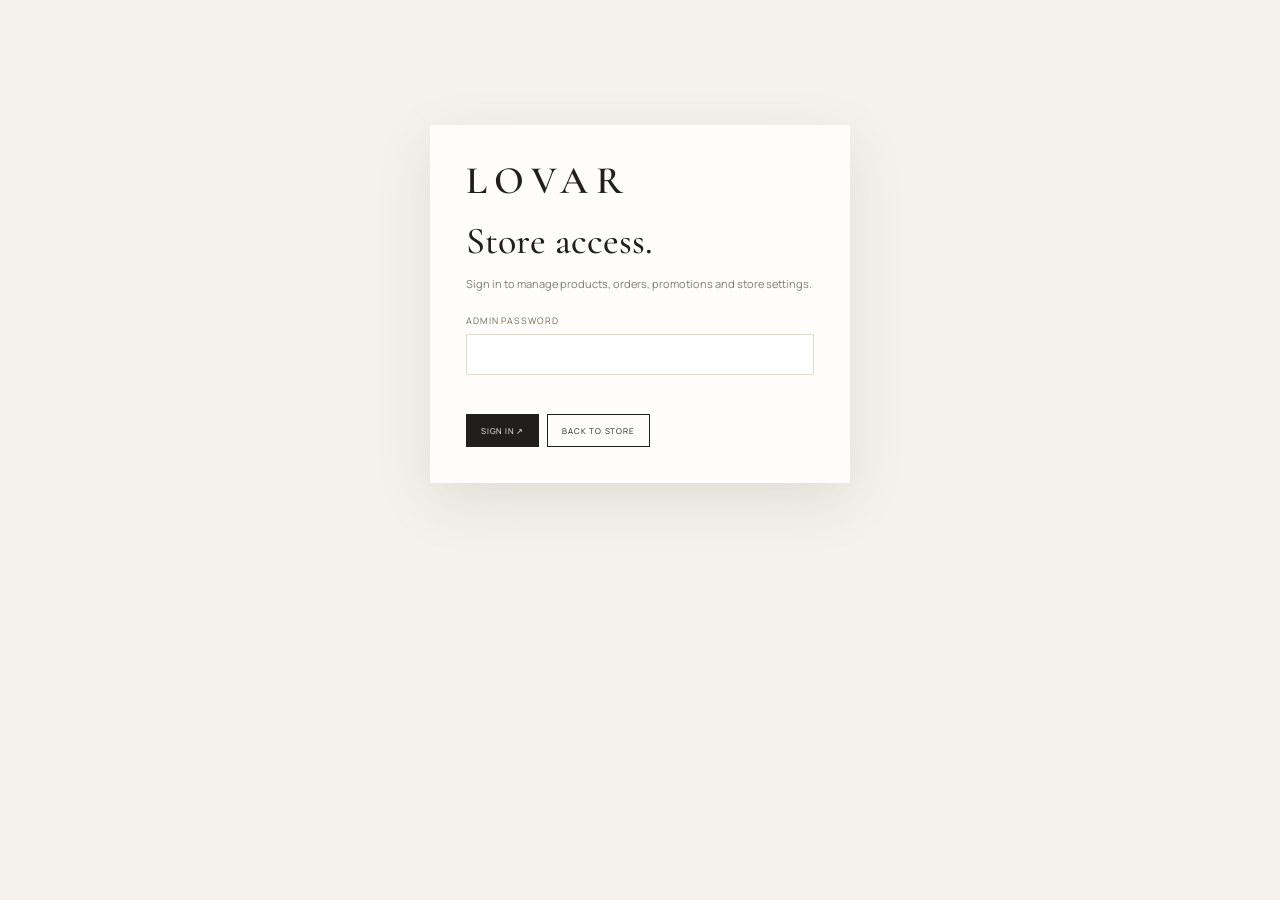
<file: admin.html>
<!DOCTYPE html>
<html lang="en">
<head>
  <base target="_top">
  <meta charset="UTF-8">
  <meta name="viewport" content="width=device-width, initial-scale=1">
  <meta name="theme-color" content="#f5f2ec">
  <link rel="preconnect" href="https://fonts.googleapis.com">
  <link rel="preconnect" href="https://fonts.gstatic.com" crossorigin>
  <link href="https://fonts.googleapis.com/css2?family=Cormorant+Garamond:wght@400;500;600;700&family=Manrope:wght@400;500;600;700;800&display=swap" rel="stylesheet">
  <title>LOVAR | Store Admin</title>
  <style>
    :root{--ink:#211f1b;--muted:#817c72;--gold:#ad8c51;--gold-dark:#8c6e39;--ivory:#f8f5ef;--paper:#fffdfa;--line:#e9e3d8;--danger:#a64f43;--shadow:0 18px 55px rgba(45,37,25,.10);--serif:'Cormorant Garamond',Georgia,serif;--sans:'Manrope',Arial,sans-serif}
    *{box-sizing:border-box}body{margin:0;background:#f5f2ec;color:var(--ink);font-family:var(--sans);font-size:14px}button,input,select,textarea{font:inherit}button{cursor:pointer}a{color:inherit;text-decoration:none}
    .admin-page{min-height:100vh;padding:35px 5%}.admin-shell{max-width:1250px;margin:auto}.admin-top{display:flex;justify-content:space-between;align-items:center;margin-bottom:28px;gap:20px}.admin-top h1{font-family:var(--serif);font-size:40px;font-weight:500;margin:0}.admin-top p{font-size:10px;color:var(--muted);margin:3px 0}.eyebrow{font-size:9px;letter-spacing:.25em;text-transform:uppercase;color:var(--gold-dark);font-weight:700}
    .admin-nav{display:flex;gap:7px;flex-wrap:wrap;border-bottom:1px solid #ddd5c8;margin-bottom:22px}.admin-tab{border:0;background:transparent;padding:13px 15px;font-size:9px;letter-spacing:.12em;text-transform:uppercase;color:#716a5e;border-bottom:2px solid transparent}.admin-tab.active{border-color:var(--gold);color:var(--ink)}.admin-panel{display:none}.admin-panel.active{display:block}
    .stat-grid{display:grid;grid-template-columns:repeat(4,1fr);gap:13px;margin-bottom:22px}.stat-card,.admin-card{background:#fffdfa;border:1px solid #ebe5da;padding:19px}.stat-card span{font-size:8px;letter-spacing:.15em;text-transform:uppercase;color:var(--muted)}.stat-card strong{display:block;font-family:var(--serif);font-size:32px;font-weight:500;margin-top:8px}.admin-card{margin-bottom:16px}.admin-card h3{font-family:var(--serif);font-weight:500;font-size:25px;margin:0 0 16px}
    .admin-table-wrap{overflow:auto}table.admin-table{width:100%;border-collapse:collapse;min-width:650px}table.admin-table th{text-align:left;padding:11px 9px;background:#f6f2eb;color:#766e62;font-size:8px;letter-spacing:.1em;text-transform:uppercase;font-weight:700}table.admin-table td{padding:12px 9px;border-bottom:1px solid #eee9e0;font-size:10px;vertical-align:middle}table.admin-table select,table.admin-table input{padding:7px;border:1px solid var(--line);background:white;font-size:10px;max-width:100%}
    .admin-form-grid{display:grid;grid-template-columns:repeat(3,1fr);gap:12px}.form-field{display:flex;flex-direction:column;gap:7px;min-width:0}.form-field label{font-size:9px;letter-spacing:.1em;text-transform:uppercase;color:#6f685d}.form-control{width:100%;border:1px solid #e3dccf;background:#fff;padding:12px 13px;outline:none;font-size:11px;color:var(--ink);border-radius:0}.form-control:focus{border-color:var(--gold)}textarea.form-control{min-height:78px;resize:vertical}.admin-actions{display:flex;gap:8px;flex-wrap:wrap;margin-top:15px}.admin-btn{border:1px solid var(--ink);background:var(--ink);color:#fff;padding:10px 14px;text-transform:uppercase;letter-spacing:.1em;font-size:8px}.admin-btn.light{background:transparent;color:var(--ink)}.admin-btn.danger{background:#8f493e;border-color:#8f493e}.admin-hint{font-size:10px;color:var(--muted);line-height:1.7}.notice{padding:12px 14px;background:#f3eee4;color:#746449;font-size:10px;line-height:1.6;margin:12px 0}
    .admin-login{max-width:420px;margin:10vh auto;background:#fffdfa;padding:36px;box-shadow:var(--shadow)}.wordmark{display:inline-block;font-family:var(--serif);font-size:39px;letter-spacing:.19em;font-weight:600;line-height:1;color:var(--ink)}.admin-login h2{font-family:var(--serif);font-size:38px;font-weight:500;margin:18px 0 6px}.admin-login p{color:var(--muted);font-size:11px;line-height:1.7;margin-bottom:20px}.admin-error{font-size:10px;color:var(--danger);margin-top:10px;min-height:14px}.hidden{display:none!important}
    .top-actions{display:flex;gap:8px;align-items:center;flex-wrap:wrap}.top-brand{display:flex;align-items:center;gap:16px;margin-bottom:24px}.top-brand .wordmark{font-size:29px}.top-brand .divider{height:25px;width:1px;background:#d9d1c4}.back-store{font-size:9px;text-transform:uppercase;letter-spacing:.12em;color:#756c60}.toast{position:fixed;bottom:24px;left:50%;transform:translate(-50%,20px);background:#24221e;color:white;padding:13px 20px;font-size:11px;z-index:100;opacity:0;pointer-events:none;transition:.25s;box-shadow:var(--shadow);max-width:90vw}.toast.show{opacity:1;transform:translate(-50%,0)}
    @media(max-width:900px){.stat-grid{grid-template-columns:repeat(2,1fr)}.admin-form-grid{grid-template-columns:repeat(2,1fr)}}
    @media(max-width:620px){.admin-page{padding:22px 4%}.admin-top{align-items:flex-start;flex-direction:column}.admin-top h1{font-size:32px}.stat-grid{grid-template-columns:repeat(2,1fr)}.admin-form-grid{grid-template-columns:1fr}.admin-nav{gap:0}.admin-tab{padding:12px 9px;font-size:8px}.admin-login{padding:25px;margin-top:7vh}.top-brand{flex-wrap:wrap}}
  </style>
</head>
<body>
<main class="admin-page active" id="adminPage"><div class="admin-shell">
    <div id="adminLogin" class="admin-login"><a class="wordmark" href="#home">LOVAR</a><h2>Store access.</h2><p>Sign in to manage products, orders, promotions and store settings.</p><form id="adminLoginForm"><div class="form-field"><label for="adminPassword">Admin password</label><input class="form-control" id="adminPassword" type="password" required autocomplete="current-password"></div><div class="admin-error" id="loginError"></div><div class="admin-actions"><button class="admin-btn" type="submit">Sign in ↗</button><button class="admin-btn light" type="button" id="backToStore">Back to store</button></div></form></div>
    <div id="adminDashboard" class="hidden"><div class="admin-top"><div><span class="eyebrow">LOVAR / CONTROL ROOM</span><h1>Store dashboard.</h1><p>Manage your store from one place.</p></div><div class="admin-actions"><button class="admin-btn light" id="refreshAdmin">Refresh</button><button class="admin-btn" id="adminLogout">Sign out</button></div></div>
      <nav class="admin-nav"><button class="admin-tab active" data-tab="overview">Overview</button><button class="admin-tab" data-tab="products">Products</button><button class="admin-tab" data-tab="orders">Orders</button><button class="admin-tab" data-tab="promotions">Bundles</button><button class="admin-tab" data-tab="coupons">Coupons</button><button class="admin-tab" data-tab="shipping">Shipping</button><button class="admin-tab" data-tab="settings">Store settings</button></nav>
      <div class="admin-panel active" id="panel-overview"><div class="stat-grid" id="adminStats"></div><div class="admin-card"><h3>Recent orders</h3><div class="admin-table-wrap" id="recentOrders"></div></div></div>
      <div class="admin-panel" id="panel-products"><div class="admin-card"><h3 id="productFormTitle">Add a product</h3><form id="adminProductForm"><input type="hidden" id="pID"><div class="admin-form-grid">
        <div class="form-field"><label for="pName">Product name *</label><input class="form-control" id="pName" required></div><div class="form-field"><label for="pCategory">Category</label><input class="form-control" id="pCategory" placeholder="Serums"></div><div class="form-field"><label for="pSKU">SKU</label><input class="form-control" id="pSKU"></div>
        <div class="form-field"><label for="pPrice">Regular price (EGP) *</label><input class="form-control" id="pPrice" type="number" min="1" step="0.01" required></div><div class="form-field"><label for="pSale">Sale price (optional)</label><input class="form-control" id="pSale" type="number" min="0" step="0.01"></div><div class="form-field"><label for="pStock">Stock *</label><input class="form-control" id="pStock" type="number" min="0" step="1" required></div>
        <div class="form-field"><label for="pImage">Image URL (https)</label><input class="form-control" id="pImage" type="url"></div><div class="form-field"><label for="pActive">Visibility</label><select class="form-control" id="pActive"><option value="true">Published</option><option value="false">Hidden</option></select></div><div class="form-field"><label for="pFeatured">Homepage featured</label><select class="form-control" id="pFeatured"><option value="true">Yes</option><option value="false">No</option></select></div>
        <div class="form-field" style="grid-column:1/-1"><label for="pDescription">Description</label><textarea class="form-control" id="pDescription"></textarea></div></div><div class="admin-actions"><button class="admin-btn" type="submit">Save product</button><button class="admin-btn light" type="button" id="clearProductForm">Clear form</button></div></form></div><div class="admin-card"><h3>Product catalogue</h3><div class="admin-table-wrap" id="adminProductsTable"></div></div></div>
      <div class="admin-panel" id="panel-orders"><div class="admin-card"><h3>All orders</h3><p class="admin-hint">Payment status and order fulfilment status are managed separately. Cash on Delivery orders are created as payment pending.</p><div class="admin-table-wrap" id="adminOrdersTable"></div></div></div>
      <div class="admin-panel" id="panel-promotions"><div class="admin-card"><h3>Create a product combination offer</h3><p class="admin-hint">Enter product IDs separated by commas. The customer must add the required quantity of every listed product. One highest-priority matching bundle is applied per order.</p><form id="promoForm"><input type="hidden" id="promoID"><div class="admin-form-grid">
        <div class="form-field"><label for="promoName">Promotion name *</label><input class="form-control" id="promoName" required></div><div class="form-field"><label for="promoProducts">Product IDs *</label><input class="form-control" id="promoProducts" placeholder="LOV-001, LOV-002" required></div><div class="form-field"><label for="promoQty">Required quantity of each</label><input class="form-control" id="promoQty" type="number" min="1" value="1"></div>
        <div class="form-field"><label for="promoType">Discount type</label><select class="form-control" id="promoType"><option value="PERCENT">Percentage</option><option value="FIXED">Fixed EGP</option></select></div><div class="form-field"><label for="promoValue">Discount value *</label><input class="form-control" id="promoValue" type="number" min="0.01" step="0.01" required></div><div class="form-field"><label for="promoPriority">Priority</label><input class="form-control" id="promoPriority" type="number" value="10"></div>
        <div class="form-field"><label for="promoStart">Starts at (optional)</label><input class="form-control" id="promoStart" type="date"></div><div class="form-field"><label for="promoEnd">Ends at (optional)</label><input class="form-control" id="promoEnd" type="date"></div><div class="form-field"><label for="promoLimit">Usage limit (0 = unlimited)</label><input class="form-control" id="promoLimit" type="number" min="0" value="0"></div>
        <div class="form-field"><label for="promoActive">Status</label><select class="form-control" id="promoActive"><option value="true">Active</option><option value="false">Inactive</option></select></div><div class="form-field"><label for="promoStack">Can combine with coupon?</label><select class="form-control" id="promoStack"><option value="true">Yes</option><option value="false">No</option></select></div></div><div class="admin-actions"><button class="admin-btn" type="submit">Save promotion</button><button class="admin-btn light" type="button" id="clearPromo">Clear</button></div></form></div><div class="admin-card"><h3>Active and saved offers</h3><div class="admin-table-wrap" id="adminPromosTable"></div></div></div>
      <div class="admin-panel" id="panel-coupons"><div class="admin-card"><h3>Create a coupon code</h3><form id="couponForm"><div class="admin-form-grid"><div class="form-field"><label for="couponCode">Coupon code *</label><input class="form-control" id="couponCode" required></div><div class="form-field"><label for="couponType">Discount type</label><select class="form-control" id="couponType"><option value="PERCENT">Percentage</option><option value="FIXED">Fixed EGP</option></select></div><div class="form-field"><label for="couponValue">Discount value *</label><input class="form-control" id="couponValue" type="number" min="0.01" step="0.01" required></div><div class="form-field"><label for="couponMin">Minimum subtotal</label><input class="form-control" id="couponMin" type="number" min="0" value="0"></div><div class="form-field"><label for="couponLimit">Usage limit (0 = unlimited)</label><input class="form-control" id="couponLimit" type="number" min="0" value="0"></div><div class="form-field"><label for="couponActive">Status</label><select class="form-control" id="couponActive"><option value="true">Active</option><option value="false">Inactive</option></select></div><div class="form-field"><label for="couponStart">Starts at (optional)</label><input class="form-control" id="couponStart" type="date"></div><div class="form-field"><label for="couponEnd">Ends at (optional)</label><input class="form-control" id="couponEnd" type="date"></div><div class="form-field"><label for="couponStack">Can combine with bundle?</label><select class="form-control" id="couponStack"><option value="true">Yes</option><option value="false">No</option></select></div></div><div class="admin-actions"><button class="admin-btn" type="submit">Save coupon</button><button class="admin-btn light" type="reset">Clear</button></div></form></div><div class="admin-card"><h3>Saved coupon codes</h3><div class="admin-table-wrap" id="adminCouponsTable"></div></div></div>
      <div class="admin-panel" id="panel-shipping"><div class="admin-card"><h3>Delivery zone</h3><form id="shippingForm"><div class="admin-form-grid"><div class="form-field"><label for="shipGov">Governorate *</label><input class="form-control" id="shipGov" required placeholder="Cairo"></div><div class="form-field"><label for="shipFee">Shipping fee (EGP) *</label><input class="form-control" id="shipFee" type="number" min="0" step="0.01" required></div><div class="form-field"><label for="shipFree">Free shipping from (EGP)</label><input class="form-control" id="shipFree" type="number" min="0" value="0"></div><div class="form-field"><label for="shipDays">Estimated delivery</label><input class="form-control" id="shipDays" placeholder="2–4 business days"></div><div class="form-field"><label for="shipActive">Status</label><select class="form-control" id="shipActive"><option value="true">Active</option><option value="false">Inactive</option></select></div></div><div class="admin-actions"><button class="admin-btn" type="submit">Save zone</button><button class="admin-btn light" type="reset">Clear</button></div></form></div><div class="admin-card"><h3>Configured delivery zones</h3><div class="admin-table-wrap" id="adminShippingTable"></div></div></div>
      <div class="admin-panel" id="panel-settings"><div class="admin-card"><h3>Storefront content & contact</h3><form id="settingsForm"><div class="admin-form-grid"><div class="form-field"><label for="sBrand">Brand name</label><input class="form-control" id="sBrand"></div><div class="form-field"><label for="sAnnouncementEnabled">Announcement bar</label><select class="form-control" id="sAnnouncementEnabled"><option value="true">Enabled</option><option value="false">Disabled</option></select></div><div class="form-field"><label for="sPhone">Contact phone</label><input class="form-control" id="sPhone"></div><div class="form-field"><label for="sEmail">Contact email</label><input class="form-control" id="sEmail" type="email"></div><div class="form-field"><label for="sInstagram">Instagram URL</label><input class="form-control" id="sInstagram" type="url"></div><div class="form-field"><label for="sShipping">Default shipping (EGP)</label><input class="form-control" id="sShipping" type="number" min="0"></div><div class="form-field"><label for="sTax">Tax rate (%)</label><input class="form-control" id="sTax" type="number" min="0" max="100" step="0.01"></div><div class="form-field"><label for="sCurrency">Currency label</label><input class="form-control" id="sCurrency"></div><div class="form-field" style="grid-column:1/-1"><label for="sAnnouncement">Announcement message</label><input class="form-control" id="sAnnouncement"></div><div class="form-field"><label for="sEyebrow">Hero eyebrow</label><input class="form-control" id="sEyebrow"></div><div class="form-field"><label for="sHeroTitle">Hero title</label><input class="form-control" id="sHeroTitle"></div><div class="form-field" style="grid-column:1/-1"><label for="sHeroText">Hero description</label><textarea class="form-control" id="sHeroText"></textarea></div></div><div class="admin-actions"><button class="admin-btn" type="submit">Save storefront settings</button></div></form></div><div class="notice">Online card payments are not enabled in this starter build. Orders are placed using Cash on Delivery. A real payment gateway needs merchant credentials and server-side webhook verification.</div></div>
    </div>
  </div></main>
  <div class="toast" id="toast" role="status" aria-live="polite"></div>
  <script src="./api-config.js"></script>
  <script src="./api-client.js"></script>
  <script>
    const state = {
      adminToken: sessionStorage.getItem('lovarAdminToken') || '',
      adminData: null,
      settings: {currency: 'EGP'}
    };
    const $ = id => document.getElementById(id);
    const money = n => (state.settings.currency || 'EGP') + ' ' + Number(n || 0).toLocaleString('en-EG', {minimumFractionDigits:0, maximumFractionDigits:2});
    const esc = value => String(value == null ? '' : value).replace(/[&<>"']/g, c => ({'&':'&amp;','<':'&lt;','>':'&gt;','"':'&quot;',"'":'&#39;'}[c]));
    function toast(message){const t=$('toast');t.textContent=message;t.classList.add('show');clearTimeout(toast.timer);toast.timer=setTimeout(()=>t.classList.remove('show'),2800);}
    function callServer(name,...args){return window.LovarApi.call(name, args);}

    $('backToStore').addEventListener('click',()=>window.location.href='./index.html');
    $('adminLoginForm').addEventListener('submit',async e=>{e.preventDefault();$('loginError').textContent='';try{const res=await callServer('adminLogin',$('adminPassword').value);state.adminToken=res.token;sessionStorage.setItem('lovarAdminToken',res.token);$('adminPassword').value='';await loadAdmin();}catch(err){$('loginError').textContent=err.message;}});
    async function loadAdmin(){try{state.adminData=await callServer('getAdminData',state.adminToken);state.settings=state.adminData.settings||{currency:'EGP'};$('adminLogin').classList.add('hidden');$('adminDashboard').classList.remove('hidden');renderAdmin();}catch(err){state.adminToken='';sessionStorage.removeItem('lovarAdminToken');$('adminLogin').classList.remove('hidden');$('adminDashboard').classList.add('hidden');$('loginError').textContent=err.message;}}
    $('refreshAdmin').addEventListener('click',loadAdmin);
    $('adminLogout').addEventListener('click',async()=>{try{await callServer('adminLogout',state.adminToken);}catch(e){}state.adminToken='';sessionStorage.removeItem('lovarAdminToken');$('adminDashboard').classList.add('hidden');$('adminLogin').classList.remove('hidden');$('adminPassword').value='';$('loginError').textContent='You have signed out.';});
    document.querySelector('.admin-nav').addEventListener('click',e=>{const b=e.target.closest('[data-tab]');if(!b)return;document.querySelectorAll('.admin-tab').forEach(x=>x.classList.toggle('active',x===b));document.querySelectorAll('.admin-panel').forEach(x=>x.classList.toggle('active',x.id==='panel-'+b.dataset.tab));});

    function renderAdmin(){const d=state.adminData;const orders=d.orders||[];const revenue=orders.filter(o=>o.PaymentStatus==='Paid'||o.PaymentMethod==='Cash on Delivery'&&['Confirmed','Processing','Shipped','Delivered'].includes(o.OrderStatus)).reduce((n,o)=>n+Number(o.Total||0),0);const pending=orders.filter(o=>['Pending','Confirmed','Processing'].includes(o.OrderStatus)).length;const low=(d.products||[]).filter(p=>String(p.Active)==='true'&&Number(p.Stock)<5).length;
      $('adminStats').innerHTML=[['Total orders',orders.length],['Recorded revenue',money(revenue)],['Pending orders',pending],['Low stock',low]].map(x=>`<div class="stat-card"><span>${x[0]}</span><strong>${x[1]}</strong></div>`).join('');
      $('recentOrders').innerHTML=orderTable(orders.slice(0,6),false);$('adminProductsTable').innerHTML=productTable(d.products||[]);$('adminOrdersTable').innerHTML=orderTable(orders,true);$('adminPromosTable').innerHTML=promoTable(d.promotions||[]);$('adminCouponsTable').innerHTML=couponTable(d.coupons||[]);$('adminShippingTable').innerHTML=shippingTable(d.shipping||[]);fillSettings(d.settings||{});
    }
    function productTable(items){if(!items.length)return '<p class="admin-hint">No products yet.</p>';return `<table class="admin-table"><thead><tr><th>Product</th><th>ID / SKU</th><th>Price</th><th>Stock</th><th>Status</th><th>Actions</th></tr></thead><tbody>${items.map(p=>`<tr><td><strong>${esc(p.Name)}</strong><br><small>${esc(p.Category)}</small></td><td>${esc(p.ID)}<br><small>${esc(p.SKU)}</small></td><td>${money(p.SalePrice>0&&p.SalePrice<p.Price?p.SalePrice:p.Price)}</td><td>${Number(p.Stock)||0}</td><td>${String(p.Active)==='true'?'Published':'Hidden'}</td><td><button class="admin-btn light" data-edit-product="${esc(p.ID)}">Edit</button> <button class="admin-btn danger" data-archive-product="${esc(p.ID)}">Archive</button></td></tr>`).join('')}</tbody></table>`;}
    function orderTable(items,actions){if(!items.length)return '<p class="admin-hint">No orders yet.</p>';return `<table class="admin-table"><thead><tr><th>Order</th><th>Customer</th><th>Date</th><th>Total</th><th>Payment</th><th>Fulfilment</th>${actions?'<th>Update</th>':''}</tr></thead><tbody>${items.map(o=>`<tr><td><strong>${esc(o.OrderID)}</strong></td><td>${esc(o.CustomerName)}<br><small>${esc(o.Phone)}</small><br><small>${esc(o.Governorate)} · ${esc(o.City)}</small><br><small>${esc(o.Address)}</small></td><td>${esc(formatDate(o.CreatedAt))}</td><td>${money(o.Total)}</td><td>${esc(o.PaymentStatus)}</td><td>${actions?`<select data-order-status="${esc(o.OrderID)}">${['Pending','Confirmed','Processing','Shipped','Delivered','Cancelled','Returned'].map(s=>`<option ${o.OrderStatus===s?'selected':''}>${s}</option>`).join('')}</select>`:esc(o.OrderStatus)}</td>${actions?`<td><select data-payment-status="${esc(o.OrderID)}">${['Pending','Paid','Failed','Refunded'].map(s=>`<option ${o.PaymentStatus===s?'selected':''}>${s}</option>`).join('')}</select><input data-tracking="${esc(o.OrderID)}" placeholder="Tracking no." value="${esc(o.TrackingNumber||'')}" style="width:105px;margin-top:4px"><button class="admin-btn" data-save-order="${esc(o.OrderID)}" style="margin-top:4px">Save</button></td>`:''}</tr>`).join('')}</tbody></table>`;}
    function promoTable(items){if(!items.length)return '<p class="admin-hint">No bundle promotions.</p>';return `<table class="admin-table"><thead><tr><th>Name</th><th>Products</th><th>Discount</th><th>Usage</th><th>Status</th><th>Actions</th></tr></thead><tbody>${items.map(p=>`<tr><td>${esc(p.Name)}</td><td>${esc(p.ProductIDs)}</td><td>${esc(p.Type==='PERCENT'?p.Value+'%':money(p.Value))}</td><td>${Number(p.UsageCount)||0}${Number(p.UsageLimit)?' / '+p.UsageLimit:' / ∞'}</td><td>${String(p.Active)==='true'?'Active':'Inactive'}</td><td><button class="admin-btn light" data-edit-promo="${esc(p.ID)}">Edit</button> <button class="admin-btn danger" data-delete-promo="${esc(p.ID)}">Delete</button></td></tr>`).join('')}</tbody></table>`;}
    function couponTable(items){if(!items.length)return '<p class="admin-hint">No coupons.</p>';return `<table class="admin-table"><thead><tr><th>Code</th><th>Discount</th><th>Minimum</th><th>Usage</th><th>Status</th></tr></thead><tbody>${items.map(c=>`<tr><td><strong>${esc(c.Code)}</strong></td><td>${esc(c.Type==='PERCENT'?c.Value+'%':money(c.Value))}</td><td>${money(c.MinSubtotal)}</td><td>${Number(c.UsageCount)||0}${Number(c.UsageLimit)?' / '+c.UsageLimit:' / ∞'}</td><td>${String(c.Active)==='true'?'Active':'Inactive'}</td></tr>`).join('')}</tbody></table>`;}
    function shippingTable(items){if(!items.length)return '<p class="admin-hint">No shipping zones.</p>';return `<table class="admin-table"><thead><tr><th>Governorate</th><th>Fee</th><th>Free from</th><th>Estimate</th><th>Status</th><th>Edit</th></tr></thead><tbody>${items.map(z=>`<tr><td>${esc(z.Governorate)}</td><td>${money(z.Fee)}</td><td>${Number(z.FreeFrom)?money(z.FreeFrom):'—'}</td><td>${esc(z.EstimatedDays)}</td><td>${String(z.Active)==='true'?'Active':'Inactive'}</td><td><button class="admin-btn light" data-edit-shipping="${esc(z.Governorate)}">Edit</button></td></tr>`).join('')}</tbody></table>`;}
    function formatDate(v){const d=new Date(v);return isNaN(d.getTime())?'—':d.toLocaleDateString('en-GB');}
    function fillSettings(s){$('sBrand').value=s.brandName||'LOVAR';$('sAnnouncementEnabled').value=String(s.announcementEnabled).toLowerCase();$('sPhone').value=s.contactPhone||'';$('sEmail').value=s.contactEmail||'';$('sInstagram').value=s.instagram||'';$('sShipping').value=s.defaultShipping||95;$('sTax').value=s.taxRate||0;$('sCurrency').value=s.currency||'EGP';$('sAnnouncement').value=s.announcement||'';$('sEyebrow').value=s.heroEyebrow||'';$('sHeroTitle').value=s.heroTitle||'';$('sHeroText').value=s.heroText||'';}
    function editProduct(id){const p=state.adminData.products.find(x=>x.ID===id);if(!p)return;$('pID').value=p.ID;$('pName').value=p.Name;$('pCategory').value=p.Category;$('pSKU').value=p.SKU;$('pPrice').value=p.Price;$('pSale').value=p.SalePrice||'';$('pStock').value=p.Stock;$('pImage').value=p.ImageURL;$('pActive').value=String(p.Active).toLowerCase();$('pFeatured').value=String(p.Featured).toLowerCase();$('pDescription').value=p.Description;$('productFormTitle').textContent='Edit product · '+p.ID;document.querySelector('[data-tab="products"]').click();window.scrollTo({top:0,behavior:'smooth'});}
    function clearProduct(){$('adminProductForm').reset();$('pID').value='';$('productFormTitle').textContent='Add a product';$('pActive').value='true';$('pFeatured').value='false';}
    $('clearProductForm').addEventListener('click',clearProduct);
    $('adminProductForm').addEventListener('submit',async e=>{e.preventDefault();const p={ID:$('pID').value,Name:$('pName').value,Category:$('pCategory').value,SKU:$('pSKU').value,Price:$('pPrice').value,SalePrice:$('pSale').value,Stock:$('pStock').value,ImageURL:$('pImage').value,Active:$('pActive').value==='true',Featured:$('pFeatured').value==='true',Description:$('pDescription').value};try{await callServer('adminSaveProduct',state.adminToken,p);toast('Product saved.');clearProduct();await loadAdmin();}catch(err){toast(err.message);}});
    async function archiveProduct(id){if(!confirm('Hide this product from the storefront?'))return;try{await callServer('adminDeleteProduct',state.adminToken,id);toast('Product archived.');await loadAdmin();}catch(err){toast(err.message);}}
    async function saveOrder(id){try{await callServer('adminUpdateOrder',state.adminToken,id,document.querySelector(`[data-order-status="${CSS.escape(id)}"]`).value,document.querySelector(`[data-payment-status="${CSS.escape(id)}"]`).value,document.querySelector(`[data-tracking="${CSS.escape(id)}"]`).value);toast('Order updated.');await loadAdmin();}catch(err){toast(err.message);}}
    $('promoForm').addEventListener('submit',async e=>{e.preventDefault();const p={ID:$('promoID').value,Name:$('promoName').value,ProductIDs:$('promoProducts').value,RequiredQty:$('promoQty').value,Type:$('promoType').value,Value:$('promoValue').value,Priority:$('promoPriority').value,StartsAt:$('promoStart').value,EndsAt:$('promoEnd').value,UsageLimit:$('promoLimit').value,Active:$('promoActive').value==='true',StackWithCoupon:$('promoStack').value==='true'};try{await callServer('adminSavePromotion',state.adminToken,p);toast('Promotion saved.');$('promoForm').reset();$('promoID').value='';await loadAdmin();}catch(err){toast(err.message);}});
    $('clearPromo').addEventListener('click',()=>{$('promoForm').reset();$('promoID').value='';});
    function editPromotion(id){const p=state.adminData.promotions.find(x=>x.ID===id);if(!p)return;$('promoID').value=p.ID;$('promoName').value=p.Name;$('promoProducts').value=p.ProductIDs;$('promoQty').value=p.RequiredQty;$('promoType').value=p.Type;$('promoValue').value=p.Value;$('promoPriority').value=p.Priority;$('promoStart').value=p.StartsAt?String(p.StartsAt).slice(0,10):'';$('promoEnd').value=p.EndsAt?String(p.EndsAt).slice(0,10):'';$('promoLimit').value=p.UsageLimit;$('promoActive').value=String(p.Active).toLowerCase();$('promoStack').value=String(p.StackWithCoupon).toLowerCase();document.querySelector('[data-tab="promotions"]').click();window.scrollTo({top:0,behavior:'smooth'});}
    async function deletePromotion(id){if(!confirm('Delete this promotion?'))return;try{await callServer('adminDeletePromotion',state.adminToken,id);toast('Promotion deleted.');await loadAdmin();}catch(err){toast(err.message);}}
    $('couponForm').addEventListener('submit',async e=>{e.preventDefault();const c={Code:$('couponCode').value,Type:$('couponType').value,Value:$('couponValue').value,MinSubtotal:$('couponMin').value,UsageLimit:$('couponLimit').value,Active:$('couponActive').value==='true',StartsAt:$('couponStart').value,EndsAt:$('couponEnd').value,StackWithBundle:$('couponStack').value==='true'};try{await callServer('adminSaveCoupon',state.adminToken,c);toast('Coupon saved.');e.target.reset();await loadAdmin();}catch(err){toast(err.message);}});
    $('shippingForm').addEventListener('submit',async e=>{e.preventDefault();const z={Governorate:$('shipGov').value,Fee:$('shipFee').value,FreeFrom:$('shipFree').value,EstimatedDays:$('shipDays').value,Active:$('shipActive').value==='true'};try{await callServer('adminSaveShipping',state.adminToken,z);toast('Shipping zone saved.');e.target.reset();await loadAdmin();}catch(err){toast(err.message);}});
    function editShipping(gov){const z=state.adminData.shipping.find(x=>x.Governorate===gov);if(!z)return;$('shipGov').value=z.Governorate;$('shipFee').value=z.Fee;$('shipFree').value=z.FreeFrom;$('shipDays').value=z.EstimatedDays;$('shipActive').value=String(z.Active).toLowerCase();document.querySelector('[data-tab="shipping"]').click();window.scrollTo({top:0,behavior:'smooth'});}
    $('settingsForm').addEventListener('submit',async e=>{e.preventDefault();const s={brandName:$('sBrand').value,announcementEnabled:$('sAnnouncementEnabled').value,announcement:$('sAnnouncement').value,heroEyebrow:$('sEyebrow').value,heroTitle:$('sHeroTitle').value,heroText:$('sHeroText').value,contactEmail:$('sEmail').value,contactPhone:$('sPhone').value,instagram:$('sInstagram').value,defaultShipping:$('sShipping').value,taxRate:$('sTax').value,currency:$('sCurrency').value};try{await callServer('adminSaveSettings',state.adminToken,s);toast('Store settings saved.');await loadAdmin();}catch(err){toast(err.message);}});

    document.addEventListener('click',e=>{
      const edit=e.target.closest('[data-edit-product]');if(edit){editProduct(edit.dataset.editProduct);return;}
      const archive=e.target.closest('[data-archive-product]');if(archive){archiveProduct(archive.dataset.archiveProduct);return;}
      const editPromo=e.target.closest('[data-edit-promo]');if(editPromo){editPromotion(editPromo.dataset.editPromo);return;}
      const deletePromo=e.target.closest('[data-delete-promo]');if(deletePromo){deletePromotion(deletePromo.dataset.deletePromo);return;}
      const editShip=e.target.closest('[data-edit-shipping]');if(editShip){editShipping(editShip.dataset.editShipping);return;}
      const save=e.target.closest('[data-save-order]');if(save){saveOrder(save.dataset.saveOrder);return;}
    });

    // Restore a valid session, otherwise show the separate admin sign-in screen.
    if(state.adminToken){loadAdmin();}
  </script>
</body>
</html>
</file>
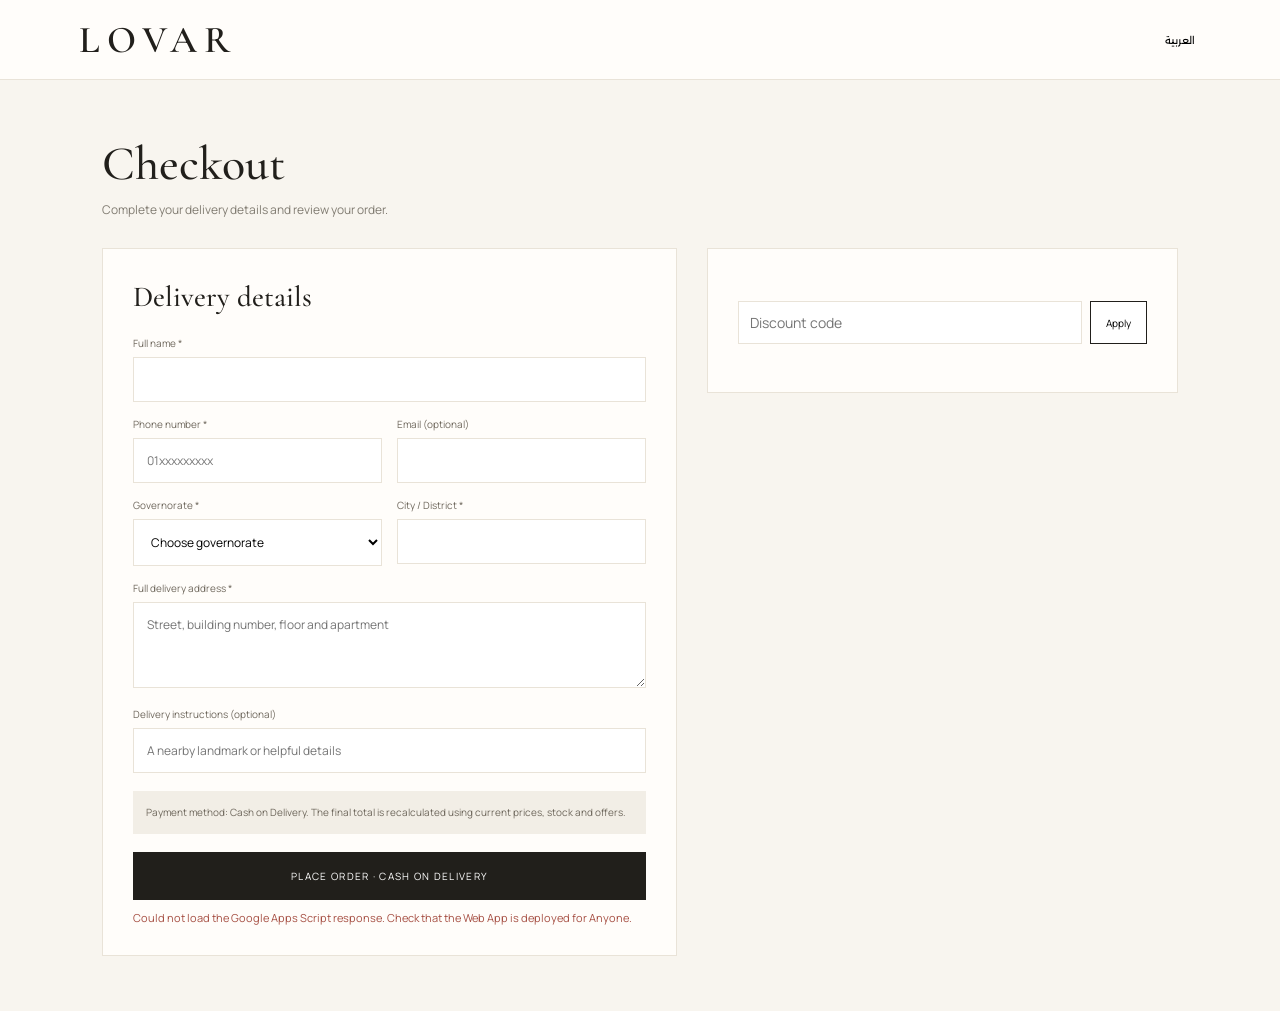
<file: checkout.html>
<!DOCTYPE html><html lang="en"><head><meta charset="UTF-8"><meta name="viewport" content="width=device-width,initial-scale=1"><meta name="theme-color" content="#f8f5ef"><title>LOVAR | Checkout</title>
<style>
:root{--ink:#211f1b;--muted:#817c72;--gold:#ad8c51;--paper:#fffdfa;--line:#e9e3d8;--serif:'Cormorant Garamond',Georgia,serif;--sans:'Manrope',Arial,sans-serif}*{box-sizing:border-box}body{margin:0;background:#f8f5ef;color:var(--ink);font:14px var(--sans)}a{color:inherit;text-decoration:none}button,input,select,textarea{font:inherit}.header{height:80px;background:var(--paper);display:flex;align-items:center;justify-content:space-between;padding:0 6.2%;border-bottom:1px solid var(--line)}.logo{font:600 38px var(--serif);letter-spacing:.18em}.lang{border:0;background:none;text-transform:uppercase;font-size:10px;cursor:pointer}.wrap{max-width:1120px;margin:55px auto;padding:0 22px}.title{font:500 48px var(--serif);margin:0 0 8px}.sub{color:var(--muted);font-size:12px;margin:0 0 30px}.layout{display:grid;grid-template-columns:1.1fr .9fr;gap:30px;align-items:start}.panel{background:var(--paper);padding:30px;border:1px solid var(--line)}h2{font:500 29px var(--serif);margin:0 0 22px}.grid{display:grid;grid-template-columns:1fr 1fr;gap:15px}.field.full{grid-column:1/-1}.field label{display:block;font-size:10px;color:#70695e;margin-bottom:7px}.field input,.field select,.field textarea{width:100%;border:1px solid var(--line);background:white;padding:13px;font-size:12px;outline:none}.field textarea{min-height:86px;resize:vertical}.summary-line{display:flex;justify-content:space-between;gap:15px;padding:12px 0;border-bottom:1px solid var(--line);font-size:12px}.summary-line.total{font-size:16px;font-weight:700;border-bottom:0}.items{margin-bottom:15px}.item{display:flex;gap:12px;padding:10px 0;border-bottom:1px solid var(--line);align-items:center}.item img{width:58px;height:65px;object-fit:cover;background:#eee}.item small{display:block;color:var(--muted);margin-top:5px}.coupon{display:flex;gap:8px;margin:18px 0}.coupon input{min-width:0;flex:1;border:1px solid var(--line);padding:11px}.coupon button{border:1px solid var(--ink);background:white;padding:0 15px;font-size:10px}.notice{background:#f2eee6;padding:13px;font-size:10px;color:#6f685d;line-height:1.7;margin:18px 0}.btn{width:100%;border:1px solid var(--ink);background:var(--ink);color:white;padding:16px;text-transform:uppercase;letter-spacing:.13em;font-size:10px;cursor:pointer}.btn:disabled{opacity:.5}.error{color:#a64f43;font-size:11px;margin-top:10px}.success{display:none;text-align:center;padding:30px}.success.show{display:block}.empty{background:white;padding:25px;text-align:center;color:var(--muted)}.lang-ar{font-family:Arial,Tahoma,sans-serif}html[dir=rtl] .header,html[dir=rtl] .layout{direction:rtl}html[dir=rtl] .title,html[dir=rtl] .sub{text-align:right}@media(max-width:800px){.layout{grid-template-columns:1fr}.wrap{margin:28px auto}.panel{padding:20px}.title{font-size:40px}}@media(max-width:480px){.grid{grid-template-columns:1fr}.field.full{grid-column:auto}.header{padding:0 18px}.logo{font-size:30px}}
</style>
  <link rel="preconnect" href="https://fonts.googleapis.com">
  <link rel="preconnect" href="https://fonts.gstatic.com" crossorigin>
  <link href="https://fonts.googleapis.com/css2?family=Alexandria:wght@300;400;500;600;700&family=Cormorant+Garamond:wght@400;500;600;700&family=Manrope:wght@400;500;600;700;800&display=swap" rel="stylesheet">
  <link rel="stylesheet" href="./lovar-luxe.css">

</head><body><header class="header"><a class="logo" href="./index.html">LOVAR</a><button class="lang" id="languageToggle">العربية</button></header><main class="wrap"><h1 class="title" id="pageTitle">Checkout</h1><p class="sub" id="pageSub">Complete your delivery details and review your order.</p><div class="layout" id="checkoutLayout"><section class="panel"><h2 id="detailsTitle">Delivery details</h2><form id="checkoutForm"><div class="grid"><div class="field full"><label id="nameLabel" for="name">Full name *</label><input id="name" required minlength="3" autocomplete="name"></div><div class="field"><label id="phoneLabel" for="phone">Phone number *</label><input id="phone" required inputmode="tel" autocomplete="tel" placeholder="01xxxxxxxxx"></div><div class="field"><label id="emailLabel" for="email">Email (optional)</label><input id="email" type="email" autocomplete="email"></div><div class="field"><label id="govLabel" for="gov">Governorate *</label><select id="gov" required><option value="">Choose governorate</option><option>Cairo</option><option>Giza</option><option>Alexandria</option><option>Dakahlia</option><option>Red Sea</option><option>Beheira</option><option>Fayoum</option><option>Gharbia</option><option>Ismailia</option><option>Menoufia</option><option>Minya</option><option>Qalyubia</option><option>New Valley</option><option>Suez</option><option>Aswan</option><option>Assiut</option><option>Beni Suef</option><option>Port Said</option><option>Damietta</option><option>Sharkia</option><option>South Sinai</option><option>Kafr El Sheikh</option><option>Matrouh</option><option>Luxor</option><option>Qena</option><option>North Sinai</option><option>Sohag</option><option>Other</option></select></div><div class="field"><label id="cityLabel" for="city">City / District *</label><input id="city" required></div><div class="field full"><label id="addressLabel" for="address">Full delivery address *</label><textarea id="address" required placeholder="Street, building number, floor and apartment"></textarea></div><div class="field full"><label id="notesLabel" for="notes">Delivery instructions (optional)</label><input id="notes" placeholder="A nearby landmark or helpful details"></div></div><div class="notice" id="codNotice">Payment method: Cash on Delivery. The final total is recalculated using current prices, stock and offers.</div><button class="btn" id="submitBtn" type="submit">Place order · Cash on delivery</button><div class="error" id="error"></div></form><div class="success" id="success"><h2 id="thanks">Thank you.</h2><p id="successText"></p><a class="btn" href="./index.html" id="continue">Continue shopping</a></div></section><aside class="panel"><h2 id="summaryTitle">Your order</h2><div class="items" id="items"></div><div class="coupon"><input id="coupon" placeholder="Discount code"><button id="applyCoupon" type="button">Apply</button></div><div id="totals"></div></aside></div></main><script src="./api-config.js"></script><script src="./api-client.js"></script><script>
const $=id=>document.getElementById(id),esc=v=>String(v??'').replace(/[&<>"']/g,c=>({'&':'&amp;','<':'&lt;','>':'&gt;','"':'&quot;',"'":'&#39;'}[c])),img=u=>/^https:\/\//i.test(String(u||''))?u:'https://images.unsplash.com/photo-1608248543803-ba4f8c70ae0b?auto=format&fit=crop&w=300&q=70',money=n=>'EGP '+Number(n||0).toLocaleString('en-EG');let lang=localStorage.getItem('lovar_lang')||'en',cart=JSON.parse(localStorage.getItem('lovar_cart')||'[]'),coupon=localStorage.getItem('lovar_coupon')||'',products=[],settings={},quote=null;
const T={en:{title:'Checkout',sub:'Complete your delivery details and review your order.',details:'Delivery details',name:'Full name *',phone:'Phone number *',email:'Email (optional)',gov:'Governorate *',choose:'Choose governorate',city:'City / District *',address:'Full delivery address *',addressPh:'Street, building number, floor and apartment',notes:'Delivery instructions (optional)',notesPh:'A nearby landmark or helpful details',cod:'Payment method: Cash on Delivery. The final total is recalculated using current prices, stock and offers.',place:'Place order · Cash on delivery',summary:'Your order',apply:'Apply',discount:'Discount code',subtotal:'Subtotal',discounts:'Discounts',shipping:'Shipping',total:'Total',thanks:'Thank you.',continue:'Continue shopping',empty:'Your bag is empty. Add products before checkout.',back:'Please complete the required fields.'},ar:{title:'إتمام الشراء',sub:'أدخلي بيانات التوصيل وراجعي تفاصيل طلبك.',details:'بيانات التوصيل',name:'الاسم بالكامل *',phone:'رقم الهاتف *',email:'البريد الإلكتروني (اختياري)',gov:'المحافظة *',choose:'اختاري المحافظة',city:'المدينة / المنطقة *',address:'عنوان التوصيل بالتفصيل *',addressPh:'الشارع ورقم العقار والدور والشقة',notes:'تعليمات التوصيل (اختياري)',notesPh:'علامة مميزة قريبة أو تفاصيل تساعد في التوصيل',cod:'طريقة الدفع: نقدًا عند الاستلام. يتم تحديث الإجمالي وفق الأسعار والمخزون والعروض الحالية.',place:'تأكيد الطلب · الدفع عند الاستلام',summary:'طلبك',apply:'تطبيق',discount:'كود الخصم',subtotal:'المجموع الفرعي',discounts:'الخصومات',shipping:'الشحن',total:'الإجمالي',thanks:'شكرًا لطلبك.',continue:'متابعة التسوق',empty:'السلة فارغة. أضيفي منتجات قبل إتمام الشراء.',back:'من فضلك استكملي البيانات المطلوبة.'}};
function applyLang(){let d=T[lang];document.documentElement.lang=lang;document.documentElement.dir=lang==='ar'?'rtl':'ltr';document.body.classList.toggle('lang-ar',lang==='ar');const map={pageTitle:'title',pageSub:'sub',detailsTitle:'details',nameLabel:'name',phoneLabel:'phone',emailLabel:'email',govLabel:'gov',cityLabel:'city',addressLabel:'address',notesLabel:'notes',codNotice:'cod',submitBtn:'place',summaryTitle:'summaryTitle',applyCoupon:'apply',thanks:'thanks',continue:'continue'};Object.entries(map).forEach(([id,k])=>$(id).textContent=d[k]);$('address').placeholder=d.addressPh;$('notes').placeholder=d.notesPh;$('coupon').placeholder=d.discount;$('languageToggle').textContent=lang==='ar'?'English':'العربية';$('pageTitle').textContent=d.title;$('pageSub').textContent=d.sub;$('gov').options[0].textContent=d.choose;}
function save(){localStorage.setItem('lovar_cart',JSON.stringify(cart));localStorage.setItem('lovar_coupon',coupon)}function renderItems(){if(!cart.length){$('items').innerHTML='<div class="empty">'+T[lang].empty+'</div>';return}$('items').innerHTML=cart.map(x=>{let p=products.find(p=>String(p.id)===String(x.productId));return p?`<div class="item"><img src="${esc(img(p.image))}"><div style="flex:1"><strong>${esc(p.name)}</strong><small>${x.quantity} × ${money(p.salePrice>0&&p.salePrice<p.price?p.salePrice:p.price)}</small></div></div>`:''}).join('')}
async function updateQuote(){if(!cart.length)return;try{quote=await LovarApi.call('getQuote',[{items:cart,governorate:$('gov').value||'Cairo',couponCode:coupon}]);let s=quote.summary;let d=T[lang];$('totals').innerHTML=`<div class="summary-line"><span>${d.subtotal}</span><b>${money(s.originalSubtotal)}</b></div><div class="summary-line"><span>${d.discounts}</span><b>− ${money(s.productDiscount+s.bundleDiscount+s.couponDiscount)}</b></div><div class="summary-line"><span>${d.shipping}</span><b>${money(s.shippingFee-s.shippingDiscount)}</b></div><div class="summary-line total"><span>${d.total}</span><b>${money(s.total)}</b></div>${quote.couponError?`<p class="error">${esc(quote.couponError)}</p>`:''}`}catch(e){$('error').textContent=e.message}}
async function init(){applyLang();try{let d=await LovarApi.call('getPublicData',[]);products=d.products||[];settings=d.settings||{};renderItems();if(cart.length)await updateQuote();}catch(e){$('error').textContent=e.message}}
$('languageToggle').onclick=()=>{lang=lang==='en'?'ar':'en';localStorage.setItem('lovar_lang',lang);applyLang();renderItems();if(cart.length)updateQuote()};$('gov').onchange=updateQuote;$('applyCoupon').onclick=()=>{coupon=$('coupon').value.trim().toUpperCase();save();updateQuote()};$('coupon').value=coupon;
$('checkoutForm').onsubmit=async e=>{e.preventDefault();$('error').textContent='';if(!cart.length){$('error').textContent=T[lang].empty;return}let btn=$('submitBtn');btn.disabled=true;btn.textContent=lang==='ar'?'جارٍ إرسال الطلب…':'Placing your order…';let customer={name:$('name').value,phone:$('phone').value,email:$('email').value,governorate:$('gov').value,city:$('city').value,address:$('address').value,notes:$('notes').value};try{let result=await LovarApi.call('createOrder',[{items:cart,customer,couponCode:coupon}]);cart=[];coupon='';save();$('checkoutForm').style.display='none';$('success').classList.add('show');$('successText').textContent=(lang==='ar'?'تم استلام طلبك رقم ':'Your order ')+result.orderId+(lang==='ar'?'، والإجمالي ':' has been received. Total: ')+money(result.total)}catch(err){$('error').textContent=err.message;await updateQuote()}finally{btn.disabled=false;btn.textContent=T[lang].place}};init();
</script><script src="./lovar-effects.js" defer></script>
</body></html>
</file>
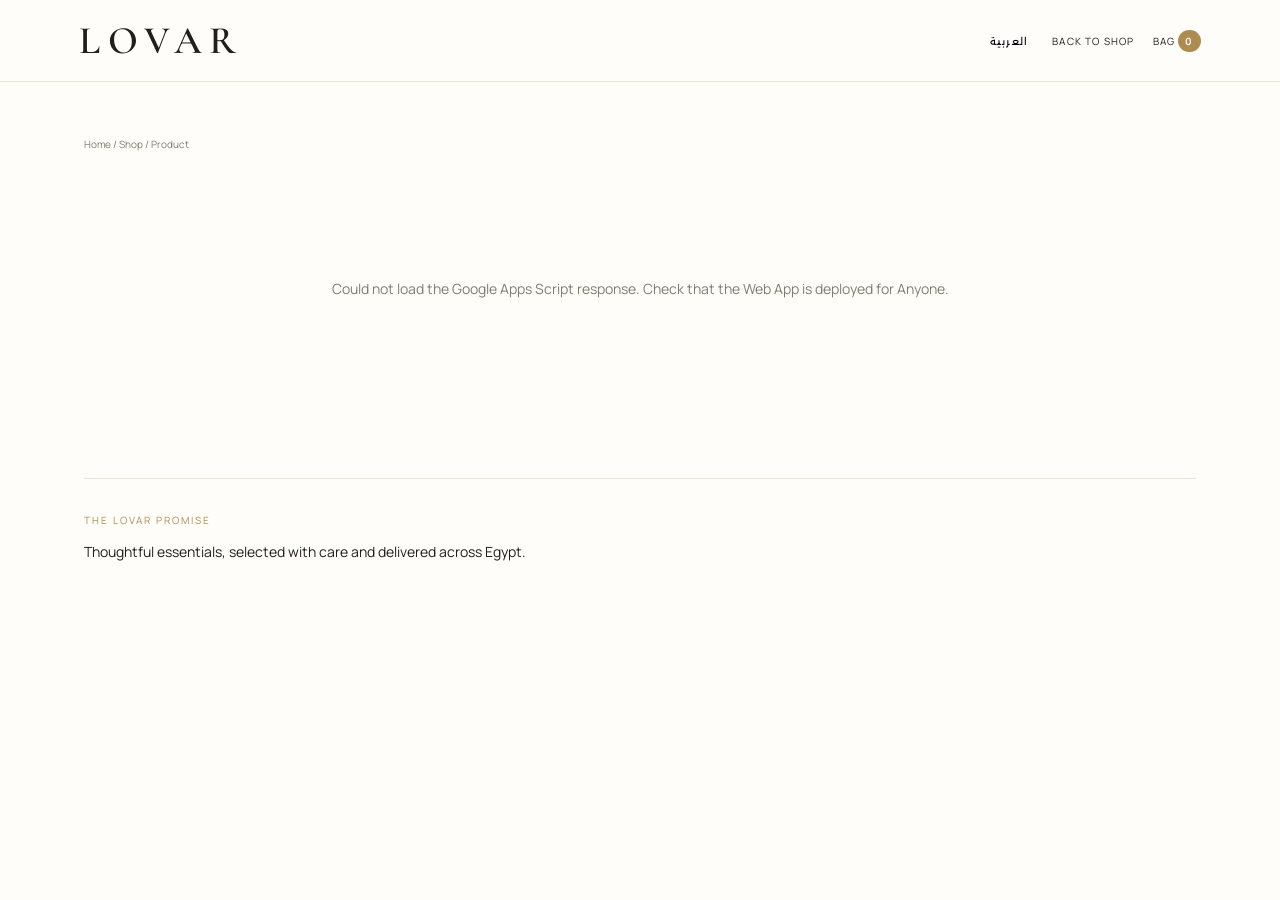
<file: product.html>
<!DOCTYPE html><html lang="en"><head><meta charset="UTF-8"><meta name="viewport" content="width=device-width,initial-scale=1"><meta name="theme-color" content="#f8f5ef"><title>LOVAR | Product</title>
<style>
:root{--ink:#211f1b;--muted:#817c72;--gold:#ad8c51;--ivory:#f8f5ef;--paper:#fffdfa;--line:#e9e3d8;--serif:'Cormorant Garamond',Georgia,serif;--sans:'Manrope',Arial,sans-serif}*{box-sizing:border-box}body{margin:0;background:var(--paper);color:var(--ink);font:14px var(--sans)}a{color:inherit;text-decoration:none}button{font:inherit;cursor:pointer}.site-header{height:82px;display:flex;align-items:center;justify-content:space-between;padding:0 6.2%;border-bottom:1px solid var(--line)}.logo{font:600 39px var(--serif);letter-spacing:.19em}.actions{display:flex;gap:18px;align-items:center}.plain{border:0;background:none;font-size:10px;letter-spacing:.12em;text-transform:uppercase}.count{background:var(--gold);color:white;border-radius:50%;padding:4px 7px}.wrap{max-width:1160px;margin:55px auto;padding:0 24px}.crumb{font-size:10px;color:var(--muted);margin-bottom:28px}.product{display:grid;grid-template-columns:1.05fr .95fr;gap:7%;align-items:start}.photo{background:#f0ece5;min-height:540px}.photo img{width:100%;height:540px;object-fit:cover;display:block}.details{padding:28px 0}.eyebrow{font-size:10px;letter-spacing:.2em;color:var(--gold);text-transform:uppercase}.name{font:500 clamp(38px,5vw,58px)/.98 var(--serif);margin:15px 0}.price{font-weight:700;font-size:17px;margin:20px 0}.old{text-decoration:line-through;color:#aaa;margin-inline-start:10px;font-size:13px;font-weight:400}.desc{color:var(--muted);line-height:2;font-size:13px;white-space:pre-line}.stock{font-size:11px;color:var(--muted);margin:24px 0}.buy{display:flex;gap:10px;align-items:center;margin:25px 0}.qty{display:flex;border:1px solid var(--line);height:48px;align-items:center}.qty button{border:0;background:white;width:38px;height:46px}.qty span{min-width:25px;text-align:center}.btn{border:1px solid var(--ink);background:var(--ink);color:white;padding:16px 25px;font-size:10px;letter-spacing:.13em;text-transform:uppercase}.btn:disabled{opacity:.4;cursor:not-allowed}.sub{display:flex;gap:20px;border-top:1px solid var(--line);padding-top:20px;color:var(--muted);font-size:10px}.toast{position:fixed;bottom:22px;left:50%;transform:translateX(-50%);background:var(--ink);color:white;padding:13px 20px;display:none}.toast.show{display:block}.related{margin-top:80px;border-top:1px solid var(--line);padding-top:30px}.error{text-align:center;padding:100px 20px;color:var(--muted)}.lang-ar{font-family:Arial,Tahoma,sans-serif}.lang-ar .name{font-family:Arial,Tahoma,sans-serif;line-height:1.35}.lang-ar .logo{letter-spacing:.12em}html[dir=rtl] .site-header{direction:rtl}html[dir=rtl] .product{direction:rtl}html[dir=rtl] .crumb{text-align:right}@media(max-width:720px){.site-header{padding:0 18px;height:70px}.logo{font-size:31px}.wrap{margin:25px auto}.product{grid-template-columns:1fr;gap:12px}.photo,.photo img{min-height:0;height:390px}.details{padding:8px 0}.buy{flex-wrap:wrap}.btn{flex:1}.sub{flex-wrap:wrap}}
</style>
  <link rel="preconnect" href="https://fonts.googleapis.com">
  <link rel="preconnect" href="https://fonts.gstatic.com" crossorigin>
  <link href="https://fonts.googleapis.com/css2?family=Alexandria:wght@300;400;500;600;700&family=Cormorant+Garamond:wght@400;500;600;700&family=Manrope:wght@400;500;600;700;800&display=swap" rel="stylesheet">
  <link rel="stylesheet" href="./lovar-luxe.css">

</head><body><header class="site-header"><a class="logo" href="./index.html">LOVAR</a><div class="actions"><button class="plain" id="languageToggle">العربية</button><a class="plain" href="./index.html#shop" data-t="back">Back to shop</a><a class="plain" href="./checkout.html"><span data-t="bag">Bag</span> <b class="count" id="cartCount">0</b></a></div></header><main class="wrap"><div class="crumb"><a href="./index.html" data-t="home">Home</a> / <a href="./index.html#shop" data-t="shop">Shop</a> / <span id="crumbName">Product</span></div><div id="productRoot" class="error" data-t="loading">Loading product…</div><section class="related"><span class="eyebrow" data-t="promise">THE LOVAR PROMISE</span><p data-t="promiseText">Thoughtful essentials, selected with care and delivered across Egypt.</p></section></main><div class="toast" id="toast"></div><script src="./api-config.js"></script><script src="./api-client.js"></script><script>
const $=id=>document.getElementById(id), esc=v=>String(v??'').replace(/[&<>"']/g,c=>({'&':'&amp;','<':'&lt;','>':'&gt;','"':'&quot;',"'":'&#39;'}[c])), money=n=>'EGP '+Number(n||0).toLocaleString('en-EG'), img=u=>/^https:\/\//i.test(String(u||''))?u:'https://images.unsplash.com/photo-1608248543803-ba4f8c70ae0b?auto=format&fit=crop&w=900&q=80';
let products=[],settings={},cart=JSON.parse(localStorage.getItem('lovar_cart')||'[]'),product=null,qty=1;
const tr={en:{back:'Back to shop',bag:'Bag',home:'Home',shop:'Shop',loading:'Loading product…',promise:'THE LOVAR PROMISE',promiseText:'Thoughtful essentials, selected with care and delivered across Egypt.',add:'ADD TO BAG',stock:'available',out:'Currently out of stock',added:'Added to your bag',notfound:'This product could not be found.',shipping:'Delivery across Egypt',secure:'Cash on delivery available'},ar:{back:'العودة للمتجر',bag:'السلة',home:'الرئيسية',shop:'المتجر',loading:'جاري تحميل المنتج…',promise:'وعد LOVAR',promiseText:'منتجات مختارة بعناية، وتوصيل إلى جميع أنحاء مصر.',add:'أضيفي إلى السلة',stock:'متاح',out:'غير متوفر حاليًا',added:'تمت الإضافة إلى السلة',notfound:'لم يتم العثور على هذا المنتج.',shipping:'توصيل لجميع أنحاء مصر',secure:'الدفع عند الاستلام متاح'}};
function lang(){return window.LovarI18n?.lang()||'en'}function apply(){let l=lang(),d=tr[l];document.documentElement.lang=l;document.documentElement.dir=l==='ar'?'rtl':'ltr';document.body.classList.toggle('lang-ar',l==='ar');document.querySelectorAll('[data-t]').forEach(e=>e.textContent=d[e.dataset.t]||e.textContent);$('languageToggle').textContent=l==='ar'?'English':'العربية';$('cartCount').textContent=cart.reduce((a,x)=>a+x.quantity,0);if(product)render()}
function save(){localStorage.setItem('lovar_cart',JSON.stringify(cart))}function toast(s){$('toast').textContent=s;$('toast').classList.add('show');setTimeout(()=>$('toast').classList.remove('show'),2200)}
function render(){let l=lang(),sale=product.salePrice>0&&product.salePrice<product.price;$('crumbName').textContent=product.name;$('productRoot').className='';$('productRoot').innerHTML=`<article class="product"><div class="photo"><img src="${esc(img(product.image))}" alt="${esc(product.name)}"></div><div class="details"><span class="eyebrow">${esc(product.category||'LOVAR')}</span><h1 class="name">${esc((l==='ar'&&product.nameAr)||product.name)}</h1><div class="price">${money(sale?product.salePrice:product.price)} ${sale?`<span class="old">${money(product.price)}</span>`:''}</div><p class="desc">${esc((l==='ar'&&product.descriptionAr)||product.description||'')}</p><p class="stock">${product.stock>0?product.stock+' '+tr[l].stock:tr[l].out}</p><div class="buy"><div class="qty"><button id="minus">−</button><span id="qty">1</span><button id="plus">+</button></div><button class="btn" id="add" ${product.stock<1?'disabled':''}>${tr[l].add}</button></div><div class="sub"><span>✦ ${tr[l].shipping}</span><span>✦ ${tr[l].secure}</span></div></div></article>`;$('minus').onclick=()=>{qty=Math.max(1,qty-1);$('qty').textContent=qty};$('plus').onclick=()=>{qty=Math.min(Math.max(1,product.stock),qty+1);$('qty').textContent=qty};$('add').onclick=()=>{let line=cart.find(x=>x.productId===product.id);if(line)line.quantity=Math.min(product.stock,line.quantity+qty);else cart.push({productId:product.id,quantity:qty});save();apply();toast(tr[l].added)}}
async function init(){apply();try{let data=await LovarApi.call('getPublicData',[]);products=data.products||[];settings=data.settings||{};let id=new URLSearchParams(location.search).get('id');product=products.find(p=>String(p.id)===String(id));if(!product){$('productRoot').className='error';$('productRoot').textContent=tr[lang()].notfound;return}render();document.title=product.name+' | LOVAR'}catch(e){$('productRoot').textContent=e.message;console.error(e)}}$('languageToggle').onclick=()=>{localStorage.setItem('lovar_lang',lang()==='en'?'ar':'en');apply()};init();
</script><script src="./lovar-effects.js" defer></script>
</body></html>
</file>
<file: lovar-luxe.css>
/* LOVAR LUXE MOTION SYSTEM — progressive enhancement */
:root {
  --serif: "Cormorant Garamond", Georgia, serif;
  --sans: "Manrope", "Alexandria", Arial, sans-serif;
  --ease-luxe: cubic-bezier(.22,.68,0,1);
  --shadow-luxe: 0 24px 70px rgba(43,35,24,.12);
}
html { scroll-behavior: smooth; }
body {
  font-family: var(--sans);
  -webkit-font-smoothing: antialiased;
  text-rendering: optimizeLegibility;
}
html[lang="ar"] body,
body.lang-ar {
  font-family: "Alexandria", "IBM Plex Sans Arabic", Tahoma, sans-serif !important;
  letter-spacing: 0;
}
html[lang="ar"] h1, html[lang="ar"] h2, html[lang="ar"] h3,
body.lang-ar h1, body.lang-ar h2, body.lang-ar h3 {
  font-family: "Alexandria", "IBM Plex Sans Arabic", Tahoma, sans-serif !important;
  letter-spacing: 0;
  line-height: 1.45;
}
html[lang="ar"] .wordmark, html[lang="ar"] .logo,
body.lang-ar .wordmark, body.lang-ar .logo {
  font-family: "Cormorant Garamond", Georgia, serif !important;
  letter-spacing: .18em;
}
::selection { background: #c7ad7e; color: #211f1b; }
:focus-visible {
  outline: 2px solid #ad8c51 !important;
  outline-offset: 3px;
}
.site-header, .header {
  transition: background .35s ease, box-shadow .35s ease, border-color .35s ease;
}
.site-header.is-scrolled, .header.is-scrolled {
  background: rgba(255,253,250,.88);
  box-shadow: 0 8px 30px rgba(35,29,21,.06);
  border-color: rgba(173,140,81,.22);
}
.btn, .mini-btn, .filter-chip, .icon-btn, .lang, .plain {
  transition: transform .35s var(--ease-luxe), background .3s ease,
              color .3s ease, border-color .3s ease, box-shadow .3s ease;
}
.btn:hover, .mini-btn:hover {
  transform: translateY(-3px);
  box-shadow: 0 12px 26px rgba(33,31,27,.16);
}
.btn:active, .mini-btn:active { transform: translateY(-1px) scale(.985); }
.product-card {
  transition: transform .55s var(--ease-luxe), filter .4s ease;
  will-change: transform;
}
.product-card:hover { transform: translateY(-7px); }
.product-image, .photo, .hero-image, .story-image {
  overflow: hidden;
  isolation: isolate;
}
.product-image img, .photo img, .hero-image img, .story-image img {
  transition: transform 1s var(--ease-luxe), filter .7s ease;
}
.product-card:hover .product-image img,
.photo:hover img, .hero-image:hover img, .story-image:hover img {
  transform: scale(1.045);
  filter: saturate(.92);
}
.product-image::after {
  content: "";
  position: absolute;
  inset: 0;
  pointer-events: none;
  background: linear-gradient(135deg, rgba(255,255,255,.17), transparent 42%, rgba(173,140,81,.08));
  opacity: 0;
  transition: opacity .5s ease;
}
.product-card:hover .product-image::after { opacity: 1; }
.hero-copy > *, .details > *, .section-head > * { animation: luxe-rise .85s var(--ease-luxe) both; }
.hero-copy > *:nth-child(2) { animation-delay: .08s; }
.hero-copy > *:nth-child(3) { animation-delay: .16s; }
.hero-copy > *:nth-child(4) { animation-delay: .24s; }
@keyframes luxe-rise {
  from { opacity: 0; transform: translateY(22px); }
  to { opacity: 1; transform: translateY(0); }
}
.motion-ready .reveal {
  opacity: 0;
  transform: translateY(24px);
  transition: opacity .8s var(--ease-luxe), transform .8s var(--ease-luxe);
}
.motion-ready .reveal.is-visible {
  opacity: 1;
  transform: translateY(0);
}
.motion-ready .reveal[data-reveal-delay="1"] { transition-delay: .08s; }
.motion-ready .reveal[data-reveal-delay="2"] { transition-delay: .16s; }
.motion-ready .reveal[data-reveal-delay="3"] { transition-delay: .24s; }
.lovar-progress {
  position: fixed;
  z-index: 1000;
  inset: 0 auto auto 0;
  height: 2px;
  width: 100%;
  pointer-events: none;
  transform: scaleX(var(--lovar-progress, 0));
  transform-origin: left center;
  background: linear-gradient(90deg, #8c6e39, #d8c39b, #ad8c51);
}
html[dir="rtl"] .lovar-progress { transform-origin: right center; }
.panel, .modal, .drawer, .ritual-banner {
  transition: box-shadow .45s ease, transform .45s var(--ease-luxe);
}
.panel:hover { box-shadow: var(--shadow-luxe); }
.field-control, .field input, .field select, .field textarea,
.newsletter-form input, .coupon input {
  transition: border-color .25s ease, box-shadow .25s ease, background .25s ease;
}
.field-control:focus, .field input:focus, .field select:focus,
.field textarea:focus, .newsletter-form input:focus, .coupon input:focus {
  border-color: #ad8c51;
  box-shadow: 0 0 0 4px rgba(173,140,81,.11);
}
.toast, .notice, .product-badge { backdrop-filter: blur(12px); }
@media (prefers-reduced-motion: reduce) {
  *, *::before, *::after {
    scroll-behavior: auto !important;
    animation-duration: .01ms !important;
    animation-iteration-count: 1 !important;
    transition-duration: .01ms !important;
  }
  .motion-ready .reveal { opacity: 1; transform: none; }
}
@media (hover: none) {
  .product-card:hover { transform: none; }
}

/* Dedicated LOVAR collection page */
.shop-intro{padding:66px 6.2% 44px;background:linear-gradient(115deg,#f4f0e8 0%,#fffdfa 65%,#eee7da 100%);text-align:center}
.shop-breadcrumb{font-size:9px;letter-spacing:.12em;text-transform:uppercase;color:#8a8174;margin-bottom:28px}
.shop-breadcrumb a{color:var(--gold-dark)}
.shop-intro h1{font-family:var(--serif);font-weight:500;font-size:clamp(42px,6vw,72px);line-height:1;margin:15px 0 12px}
.shop-intro p{font-size:12px;color:var(--muted);line-height:1.8;margin:0}
.collection-meta{display:flex;justify-content:space-between;gap:15px;align-items:center;margin:-12px 0 24px;padding-bottom:15px;border-bottom:1px solid var(--line);font-size:9px;letter-spacing:.1em;text-transform:uppercase;color:var(--muted)}
.all-products-cta{display:flex;justify-content:center;margin-top:42px}
.shop-page .hero,.shop-page .trust-strip,.shop-page .ritual-banner,.shop-page .story,.shop-page .newsletter{display:none!important}
.shop-page main>.section{padding-top:54px;min-height:52vh}
.shop-page .shop-list-head{margin-bottom:34px}
.shop-page .nav-links a.active{color:var(--gold-dark)}
.shop-page .product-grid{row-gap:42px}
.shop-page .product-image{height:clamp(230px,28vw,340px)}
@media(max-width:760px){.shop-intro{padding:42px 5% 32px}.collection-meta{font-size:8px;align-items:flex-start;flex-direction:column;gap:7px}.shop-page main>.section{padding:36px 5% 65px}.shop-page .product-image{height:230px}}
</file>
